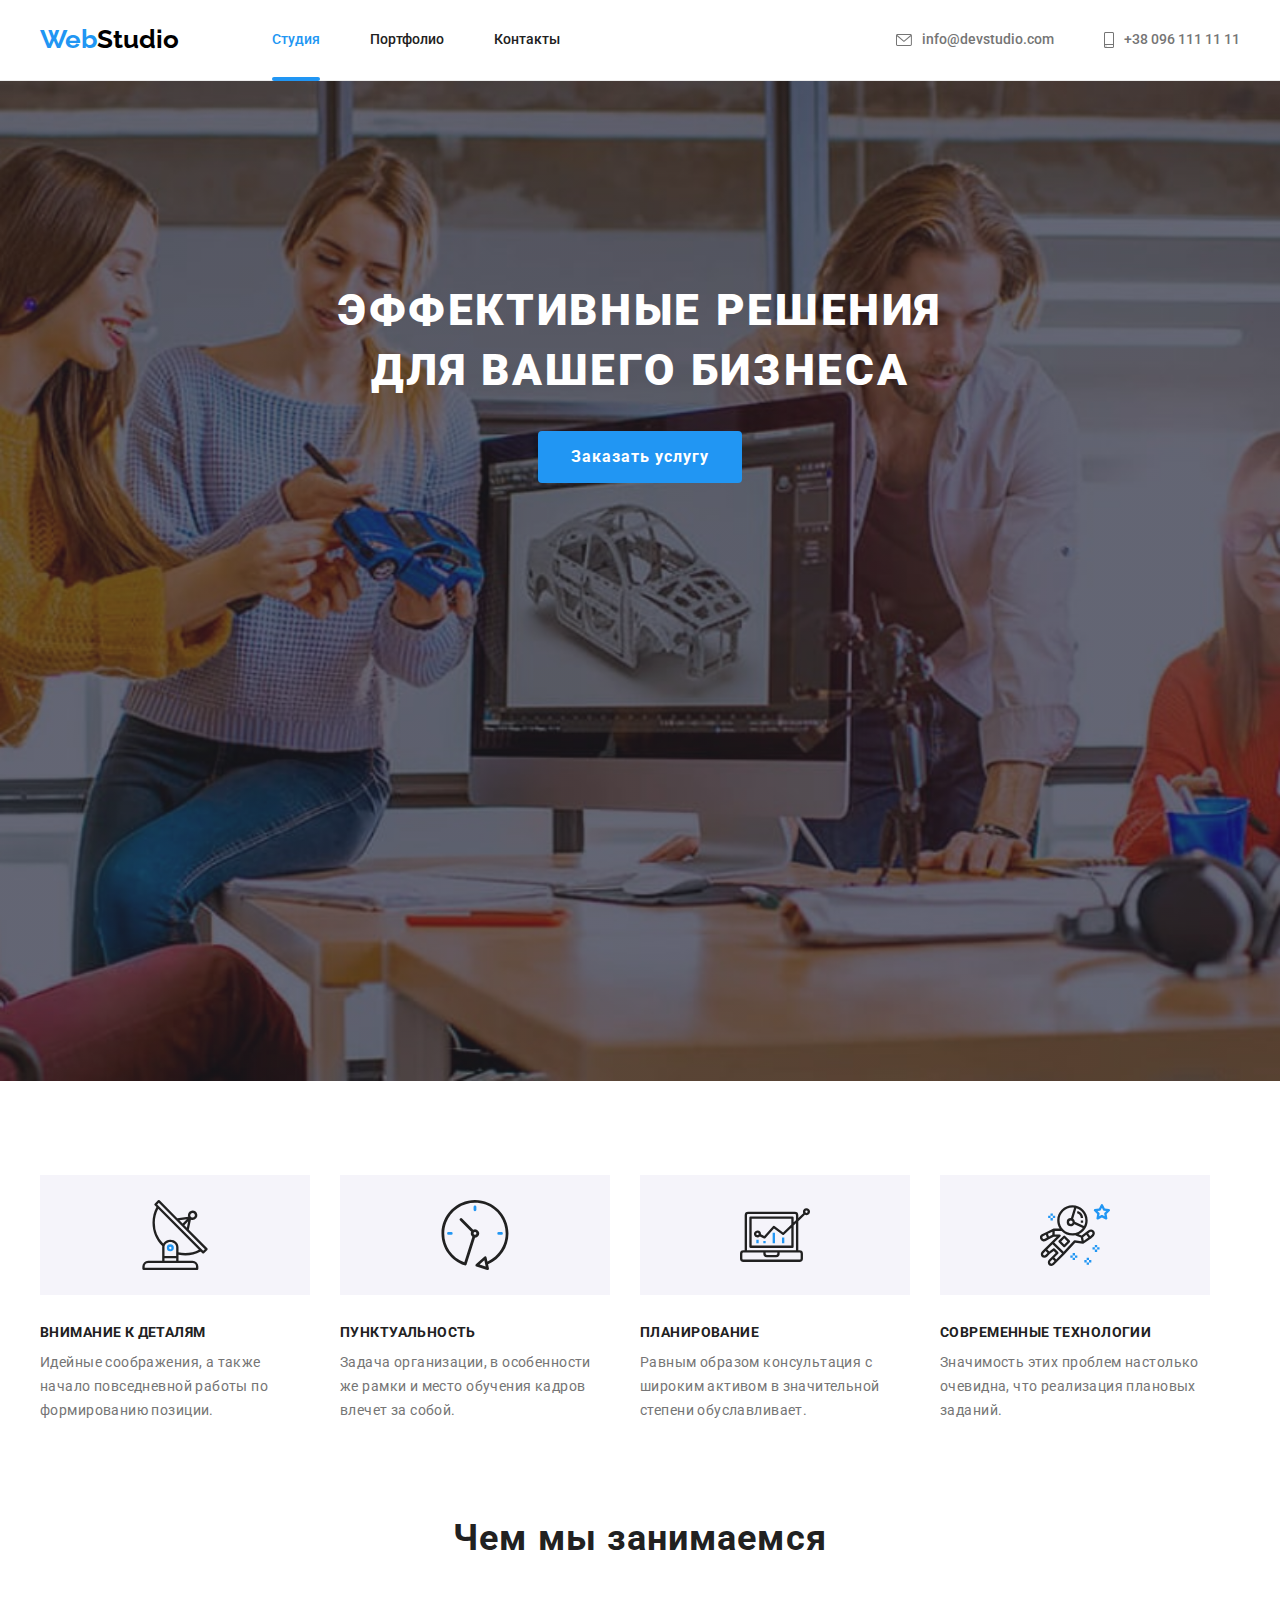
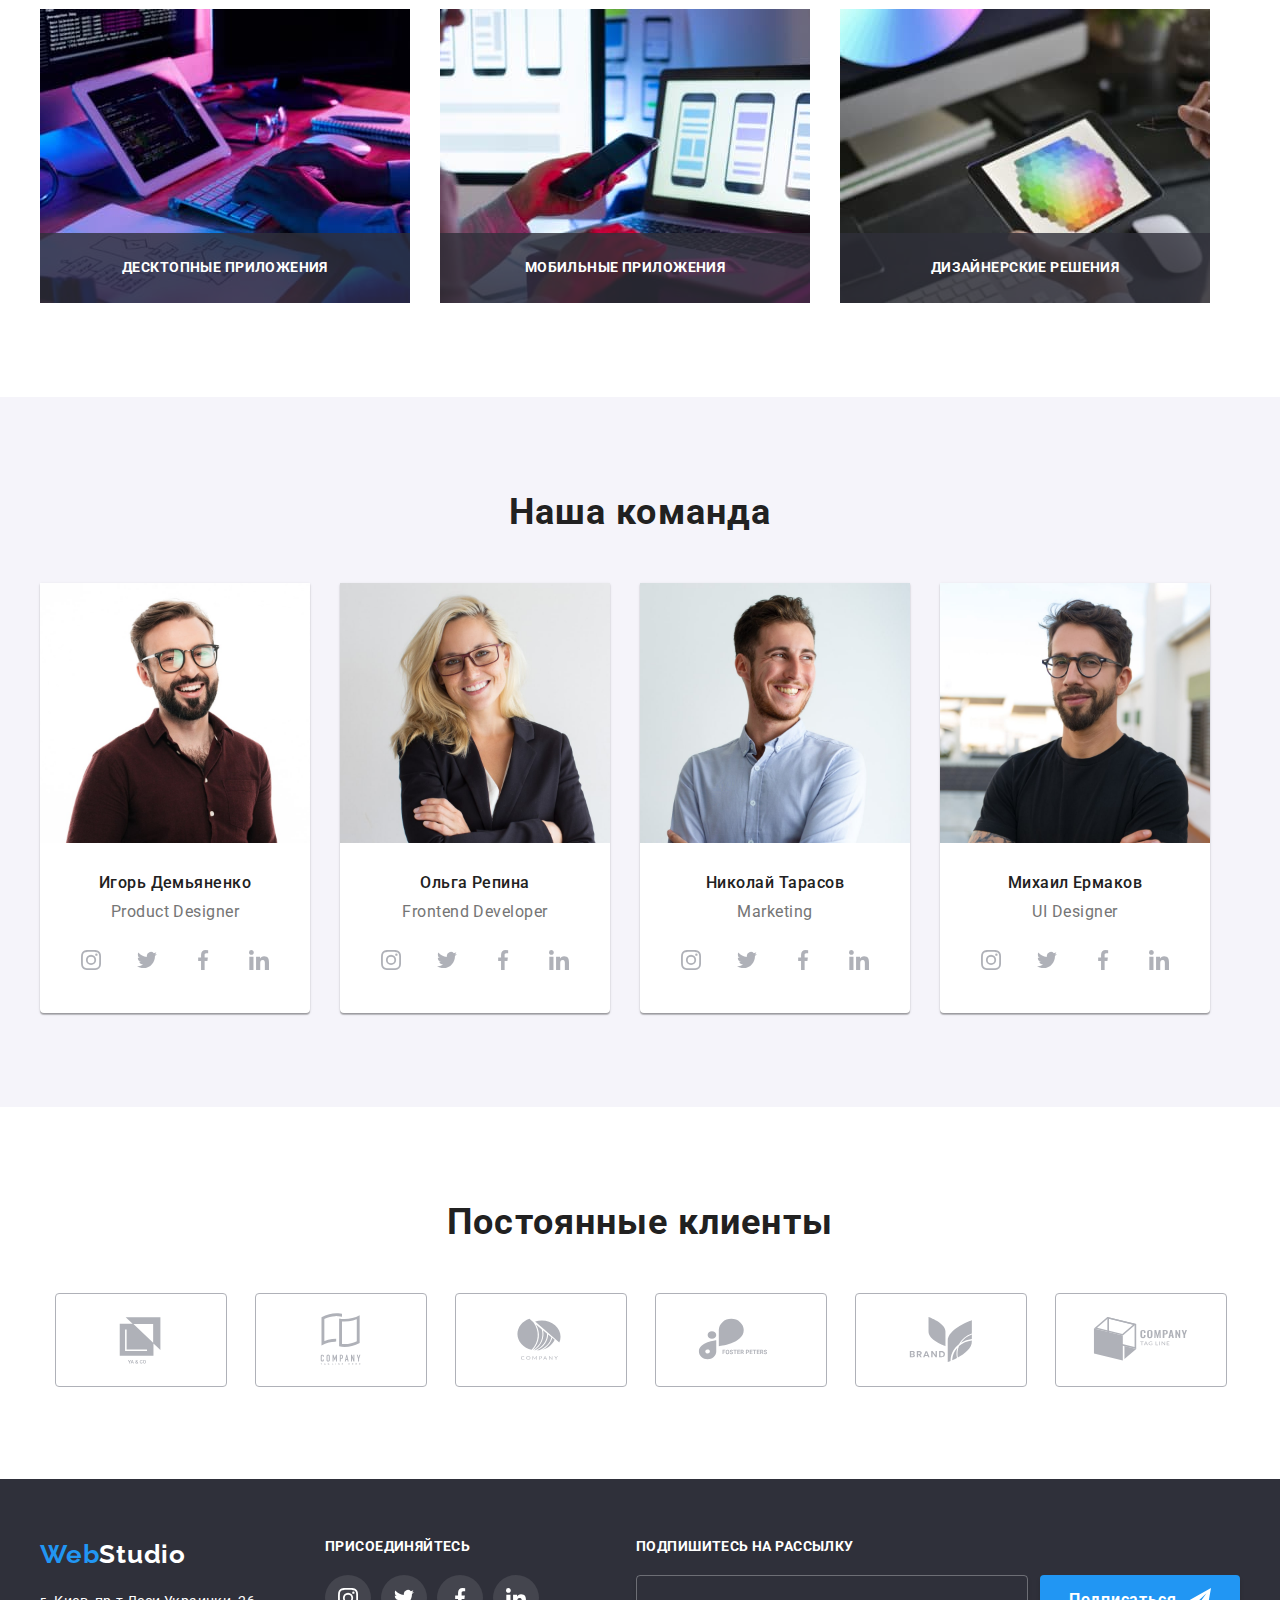
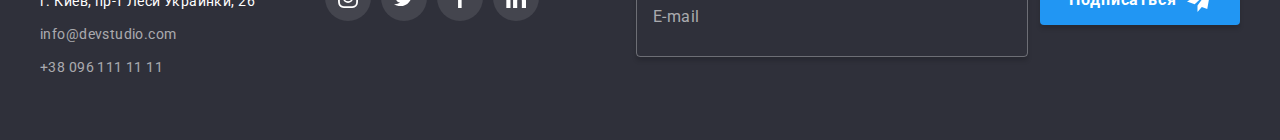
<file: index.html>
<!DOCTYPE html>
<html lang="ru">
  <head>
    <meta charset="UTF-8" />
    <meta name="viewport" content="width=device-width, initial-scale=1.0" />
    <title>Студия</title>
    <link rel="preconnect" href="https://fonts.googleapis.com" />
    <link rel="preconnect" href="https://fonts.gstatic.com" crossorigin />
    <link
      href="https://fonts.googleapis.com/css2?family=Raleway:wght@700&family=Roboto:wght@400;500;700;900&display=swap"
      rel="stylesheet"
    />
    <link
      rel="stylesheet"
      href="https://cdnjs.cloudflare.com/ajax/libs/modern-normalize/1.1.0/modern-normalize.min.css"
      integrity="sha512-wpPYUAdjBVSE4KJnH1VR1HeZfpl1ub8YT/NKx4PuQ5NmX2tKuGu6U/JRp5y+Y8XG2tV+wKQpNHVUX03MfMFn9Q=="
      crossorigin="anonymous"
      referrerpolicy="no-referrer"
    />
    <link rel="stylesheet" href="./css/styles.css" />
  </head>

  <body>
    <!-- Header -->
    <header class="header">
      <div class="container">
        <nav class="header-navigation">
          <a href="" class="logo"
            ><span class="logo-header-part">Web</span>Studio</a
          >
          <ul class="header-nav list">
            <li class="header-nav-item">
              <a href="./index.html" class="link current">Студия</a>
            </li>
            <li class="header-nav-item">
              <a href="./portfolio.html" class="link">Портфолио</a>
            </li>
            <li class="header-nav-item">
              <a href="" class="link">Контакты</a>
            </li>
          </ul>
        </nav>
        <ul class="contacts list">
          <li class="contacts-item">
            <a href="mailto:info@devstudio.com" class="link"
              ><svg class="contacts-icon" width="16" height="12">
                <use href="./images/icons.svg#icon-envelope"></use></svg
              >info@devstudio.com</a
            >
          </li>
          <li class="contacts-item">
            <a href="tel:+380961111111" class="link">
              <svg class="contacts-icon" width="10" height="16">
                <use href="./images/icons.svg#icon-smartphone"></use>
              </svg>
              +38 096 111 11 11</a
            >
          </li>
        </ul>
      </div>
    </header>
    <main>
      <!-- Section Эффективные решения для вашего бизнеса -->
      <section class="hero overlay">
        <div class="container">
          <h1 class="hero-title">Эффективные решения для вашего бизнеса</h1>
          <button type="button" class="hero-btn" data-modal-open>
            Заказать услугу
          </button>
        </div>
      </section>
      <!-- Section Преимущества -->
      <section class="features section">
        <div class="container">
          <!-- прихований заголовок -->
          <h2 class="features-title visually-hidden">Преимущества</h2>
          <ul class="features-list list">
            <li class="features-list-item">
              <div class="features-thumb">
                <svg class="features-icon" width="70" height="70">
                  <use href="./images/icons.svg#icon-antenna"></use>
                </svg>
              </div>
              <h3 class="features-list-title">Внимание к деталям</h3>
              <p class="feature-list-text">
                Идейные соображения, а также начало повседневной работы по
                формированию позиции.
              </p>
            </li>
            <li class="features-list-item">
              <div class="features-thumb">
                <svg class="features-icon" width="70" height="70">
                  <use href="./images/icons.svg#icon-clock"></use>
                </svg>
              </div>
              <h3 class="features-list-title">Пунктуальность</h3>
              <p class="feature-list-text">
                Задача организации, в особенности же рамки и место обучения
                кадров влечет за собой.
              </p>
            </li>
            <li class="features-list-item">
              <div class="features-thumb">
                <svg class="features-icon" width="70" height="70">
                  <use href="./images/icons.svg#icon-diagram"></use>
                </svg>
              </div>
              <h3 class="features-list-title">Планирование</h3>
              <p class="feature-list-text">
                Равным образом консультация с широким активом в значительной
                степени обуславливает.
              </p>
            </li>
            <li class="features-list-item">
              <div class="features-thumb">
                <svg class="features-icon" width="70" height="70">
                  <use href="./images/icons.svg#icon-astronaut"></use>
                </svg>
              </div>

              <h3 class="features-list-title">Современные технологии</h3>
              <p class="feature-list-text">
                Значимость этих проблем настолько очевидна, что реализация
                плановых заданий.
              </p>
            </li>
          </ul>
        </div>
      </section>
      <!-- Section Чем мы занимаемся -->
      <section class="about section">
        <div class="container">
          <h2 class="about-title">Чем мы занимаемся</h2>
          <ul class="about-list list">
            <li class="item">
              <img
                src="./images/about-img-1.jpg"
                alt="Розробка програмного забезпечення"
                width="370"
                height="294"
              />
              <h3 class="about-item-title">Десктопные приложения</h3>
            </li>
            <li class="item">
              <img
                src="./images/about-img-2.jpg"
                alt="Підготовка мобільного додатку"
                width="370"
                height="294"
              />
              <h3 class="about-item-title">Мобильные приложения</h3>
            </li>
            <li class="item">
              <img
                src="./images/about-img-3.jpg"
                alt="Робота з палітрою кольорів"
                width="370"
                height="294"
              />
              <h3 class="about-item-title">Дизайнерские решения</h3>
            </li>
          </ul>
        </div>
      </section>
      <!-- Section Наша команда -->
      <section class="team section">
        <div class="container">
          <h2 class="team-title">Наша команда</h2>
          <ul class="team-list list">
            <li class="item">
              <img
                src="./images/team-img-1.jpg"
                alt="Дизайнер"
                width="270"
                height="260"
              />
              <div class="team-text-part">
                <h3 class="team-list-title">Игорь Демьяненко</h3>
                <p lang="en" class="team-list-text">Product Designer</p>
                <ul class="team-social-list list">
                  <li class="team-social-item">
                    <a class="team-social-link" href="">
                      <svg class="team-social-icon" width="20" height="20">
                        <use href="./images/icons.svg#icon-instagram"></use>
                      </svg>
                    </a>
                  </li>
                  <li class="team-social-item">
                    <a class="team-social-link" href="">
                      <svg class="team-social-icon" width="20" height="20">
                        <use href="./images/icons.svg#icon-twitter"></use>
                      </svg>
                    </a>
                  </li>
                  <li class="team-social-item">
                    <a class="team-social-link" href="">
                      <svg class="team-social-icon" width="20" height="20">
                        <use href="./images/icons.svg#icon-facebook"></use>
                      </svg>
                    </a>
                  </li>
                  <li class="team-social-item">
                    <a class="team-social-link" href="">
                      <svg class="team-social-icon" width="20" height="20">
                        <use href="./images/icons.svg#icon-linkedin"></use>
                      </svg>
                    </a>
                  </li>
                </ul>
              </div>
            </li>
            <li class="item">
              <img
                src="./images/team-img-2.jpg"
                alt="Розробник"
                width="270"
                height="260"
              />
              <div class="team-text-part">
                <h3 class="team-list-title">Ольга Репина</h3>
                <p lang="en" class="team-list-text">Frontend Developer</p>
                <ul class="team-social-list list">
                  <li class="team-social-item">
                    <a class="team-social-link" href="">
                      <svg class="team-social-icon" width="20" height="20">
                        <use href="./images/icons.svg#icon-instagram"></use>
                      </svg>
                    </a>
                  </li>
                  <li class="team-social-item">
                    <a class="team-social-link" href="">
                      <svg class="team-social-icon" width="20" height="20">
                        <use href="./images/icons.svg#icon-twitter"></use>
                      </svg>
                    </a>
                  </li>
                  <li class="team-social-item">
                    <a class="team-social-link" href="">
                      <svg class="team-social-icon" width="20" height="20">
                        <use href="./images/icons.svg#icon-facebook"></use>
                      </svg>
                    </a>
                  </li>
                  <li class="team-social-item">
                    <a class="team-social-link" href="">
                      <svg class="team-social-icon" width="20" height="20">
                        <use href="./images/icons.svg#icon-linkedin"></use>
                      </svg>
                    </a>
                  </li>
                </ul>
              </div>
            </li>
            <li class="item">
              <img
                src="./images/team-img-3.jpg"
                alt="Маркетолог"
                width="270"
                height="260"
              />
              <div class="team-text-part">
                <h3 class="team-list-title">Николай Тарасов</h3>
                <p lang="en" class="team-list-text">Marketing</p>
                <ul class="team-social-list list">
                  <li class="team-social-item">
                    <a class="team-social-link" href="">
                      <svg class="team-social-icon" width="20" height="20">
                        <use href="./images/icons.svg#icon-instagram"></use>
                      </svg>
                    </a>
                  </li>
                  <li class="team-social-item">
                    <a class="team-social-link" href="">
                      <svg class="team-social-icon" width="20" height="20">
                        <use href="./images/icons.svg#icon-twitter"></use>
                      </svg>
                    </a>
                  </li>
                  <li class="team-social-item">
                    <a class="team-social-link" href="">
                      <svg class="team-social-icon" width="20" height="20">
                        <use href="./images/icons.svg#icon-facebook"></use>
                      </svg>
                    </a>
                  </li>
                  <li class="team-social-item">
                    <a class="team-social-link" href="">
                      <svg class="team-social-icon" width="20" height="20">
                        <use href="./images/icons.svg#icon-linkedin"></use>
                      </svg>
                    </a>
                  </li>
                </ul>
              </div>
            </li>
            <li class="item">
              <img
                src="./images/team-img-4.jpg"
                alt="Дизайнер"
                width="270"
                height="260"
              />
              <div class="team-text-part">
                <h3 class="team-list-title">Михаил Ермаков</h3>
                <p lang="en" class="team-list-text">UI Designer</p>
                <ul class="team-social-list list">
                  <li class="team-social-item">
                    <a class="team-social-link" href="">
                      <svg class="team-social-icon" width="20" height="20">
                        <use href="./images/icons.svg#icon-instagram"></use>
                      </svg>
                    </a>
                  </li>
                  <li class="team-social-item">
                    <a class="team-social-link" href="">
                      <svg class="team-social-icon" width="20" height="20">
                        <use href="./images/icons.svg#icon-twitter"></use>
                      </svg>
                    </a>
                  </li>
                  <li class="team-social-item">
                    <a class="team-social-link" href="">
                      <svg class="team-social-icon" width="20" height="20">
                        <use href="./images/icons.svg#icon-facebook"></use>
                      </svg>
                    </a>
                  </li>
                  <li class="team-social-item">
                    <a class="team-social-link" href="">
                      <svg class="team-social-icon" width="20" height="20">
                        <use href="./images/icons.svg#icon-linkedin"></use>
                      </svg>
                    </a>
                  </li>
                </ul>
              </div>
            </li>
          </ul>
        </div>
      </section>
      <section class="clients section">
        <div class="container">
          <h2 class="clients-title">Постоянные клиенты</h2>
          <ul class="clients-list list">
            <li class="clients-item">
              <a class="clients-link" href="">
                <svg class="clients-icon" width="106" height="60">
                  <use href="./images/icons.svg#icon-Client-1"></use>
                </svg>
              </a>
            </li>
            <li class="clients-item">
              <a class="clients-link" href="">
                <svg class="clients-icon" width="106" height="60">
                  <use href="./images/icons.svg#icon-Client-2"></use>
                </svg>
              </a>
            </li>
            <li class="clients-item">
              <a class="clients-link" href="">
                <svg class="clients-icon" width="106" height="60">
                  <use href="./images/icons.svg#icon-Client-3"></use>
                </svg>
              </a>
            </li>
            <li class="clients-item">
              <a class="clients-link" href="">
                <svg class="clients-icon" width="106" height="60">
                  <use href="./images/icons.svg#icon-Client-4"></use>
                </svg>
              </a>
            </li>
            <li class="clients-item">
              <a class="clients-link" href="">
                <svg class="clients-icon" width="106" height="60">
                  <use href="./images/icons.svg#icon-Client-5"></use>
                </svg>
              </a>
            </li>
            <li class="clients-item">
              <a class="clients-link" href="">
                <svg class="clients-icon" width="106" height="60">
                  <use href="./images/icons.svg#icon-Client-6"></use>
                </svg>
              </a>
            </li>
          </ul>
        </div>
      </section>
    </main>
    <footer class="footer">
      <div class="container">
        <div class="footer-first-part">
          <a href="./index.html" class="footer-logo" lang="en"
            ><span class="logo-footer-part">Web</span>Studio</a
          >
          <address>
            <ul class="footer-list list">
              <li class="item">
                <a
                  href="https://goo.gl/maps/3tdsHGGzz4T1NZrAA"
                  target="_blank"
                  rel="noopener noreferrer"
                  class="footer-list-address"
                  >г. Киев, пр-т Леси Украинки, 26</a
                >
              </li>
              <li class="item">
                <a href="mailto:info@devstudio.com" class="footer-list-contacts"
                  >info@devstudio.com</a
                >
              </li>
              <li class="item">
                <a href="tel:+380961111111" class="footer-list-contacts"
                  >+38 096 111 11 11</a
                >
              </li>
            </ul>
          </address>
        </div>
        <div class="footer-second-part">
          <h2 class="footer-title">присоединяйтесь</h2>
          <ul class="footer-social-list list">
            <li class="footer-social-item">
              <a class="footer-social-link" href="">
                <svg class="footer-social-icon" width="20" height="20">
                  <use href="./images/icons.svg#icon-instagram"></use>
                </svg>
              </a>
            </li>
            <li class="footer-social-item">
              <a class="footer-social-link" href="">
                <svg class="footer-social-icon" width="20" height="20">
                  <use href="./images/icons.svg#icon-twitter"></use>
                </svg>
              </a>
            </li>
            <li class="footer-social-item">
              <a class="footer-social-link" href="">
                <svg class="footer-social-icon" width="20" height="20">
                  <use href="./images/icons.svg#icon-facebook"></use>
                </svg>
              </a>
            </li>
            <li class="footer-social-item">
              <a class="footer-social-link" href="">
                <svg class="footer-social-icon" width="20" height="20">
                  <use href="./images/icons.svg#icon-linkedin"></use>
                </svg>
              </a>
            </li>
          </ul>
        </div>
        <div class="footer-third-part">
          <h2 class="footer-title">Подпишитесь на рассылку</h2>
          <div class="footer-form">
            <input
              class="footer-input"
              placeholder="E-mail"
              name="user-email"
              type="email"
              id="footer-user-email"
            />
            <label for="footer-user-email"></label>
            <button class="mailing-btn" type="submit">Подписаться</button>
          </div>
        </div>
      </div>
    </footer>

    <div class="backdrop is-hidden" data-modal>
      <div class="hero-modal">
        <button class="modal-btn" type="button" data-modal-close>
          <svg class="modal-icon" width="18" height="18">
            <use href="./images/icons.svg#icon-close-btn"></use>
          </svg>
        </button>
        <p class="modal-title">Оставьте свои данные, мы вам перезвоним</p>
        <form class="modal-form" name="user-date" action="#">
          <div class="form-field">
            <label for="user-name" class="modal-label">Имя</label>
            <div class="input-wrap">
              <input
                type="text"
                name="user-name"
                id="user-name"
                class="modal-input"
                required
              />
              <svg class="input-image" width="18" height="18">
                <use href="./images/icons.svg#icon-person"></use>
              </svg>
            </div>
          </div>
          <div class="form-field">
            <label for="user-tel" class="modal-label">Телефон</label>
            <div class="input-wrap">
              <input
                type="tel"
                name="user-tel"
                id="user-tel"
                class="modal-input"
                required
              />
              <svg class="input-image" width="18" height="18">
                <use href="./images/icons.svg#icon-phone1"></use>
              </svg>
            </div>
          </div>

          <div class="form-field">
            <label for="user-email" class="modal-label">Почта</label>
            <div class="input-wrap">
              <input
                type="email"
                name="user-email"
                id="user-email"
                class="modal-input"
              />
              <svg class="input-image" width="18" height="18">
                <use href="./images/icons.svg#icon-email1"></use>
              </svg>
            </div>
          </div>
          <div class="form-field">
            <label for="user-text" class="modal-label">Комментарий</label>
            <textarea
              name="user-text"
              id="user-text"
              class="modal-text"
              placeholder="Введите текст"
            ></textarea>
          </div>
          <div class="form-field-privacy">
            <input
              type="checkbox"
              id="modal-check"
              name="privacy-check"
              class="modal-check visually-hidden"
            />
            <label for="modal-check" class="privacy-text"
              ><span class="">
                <svg class="check-icon" width="16" height="15">
                  <use href="./images/icons.svg#icon-vector"></use>
                </svg>
              </span>
              Соглашаюсь с рассылкой и принимаю
              <a class="privacy-file" href=""> Условия договора</a>
            </label>
          </div>

          <button type="submit" class="submit-btn">Отправить</button>
        </form>
      </div>
    </div>

    <script src="./js/modal.js"></script>
  </body>
</html>
</file>
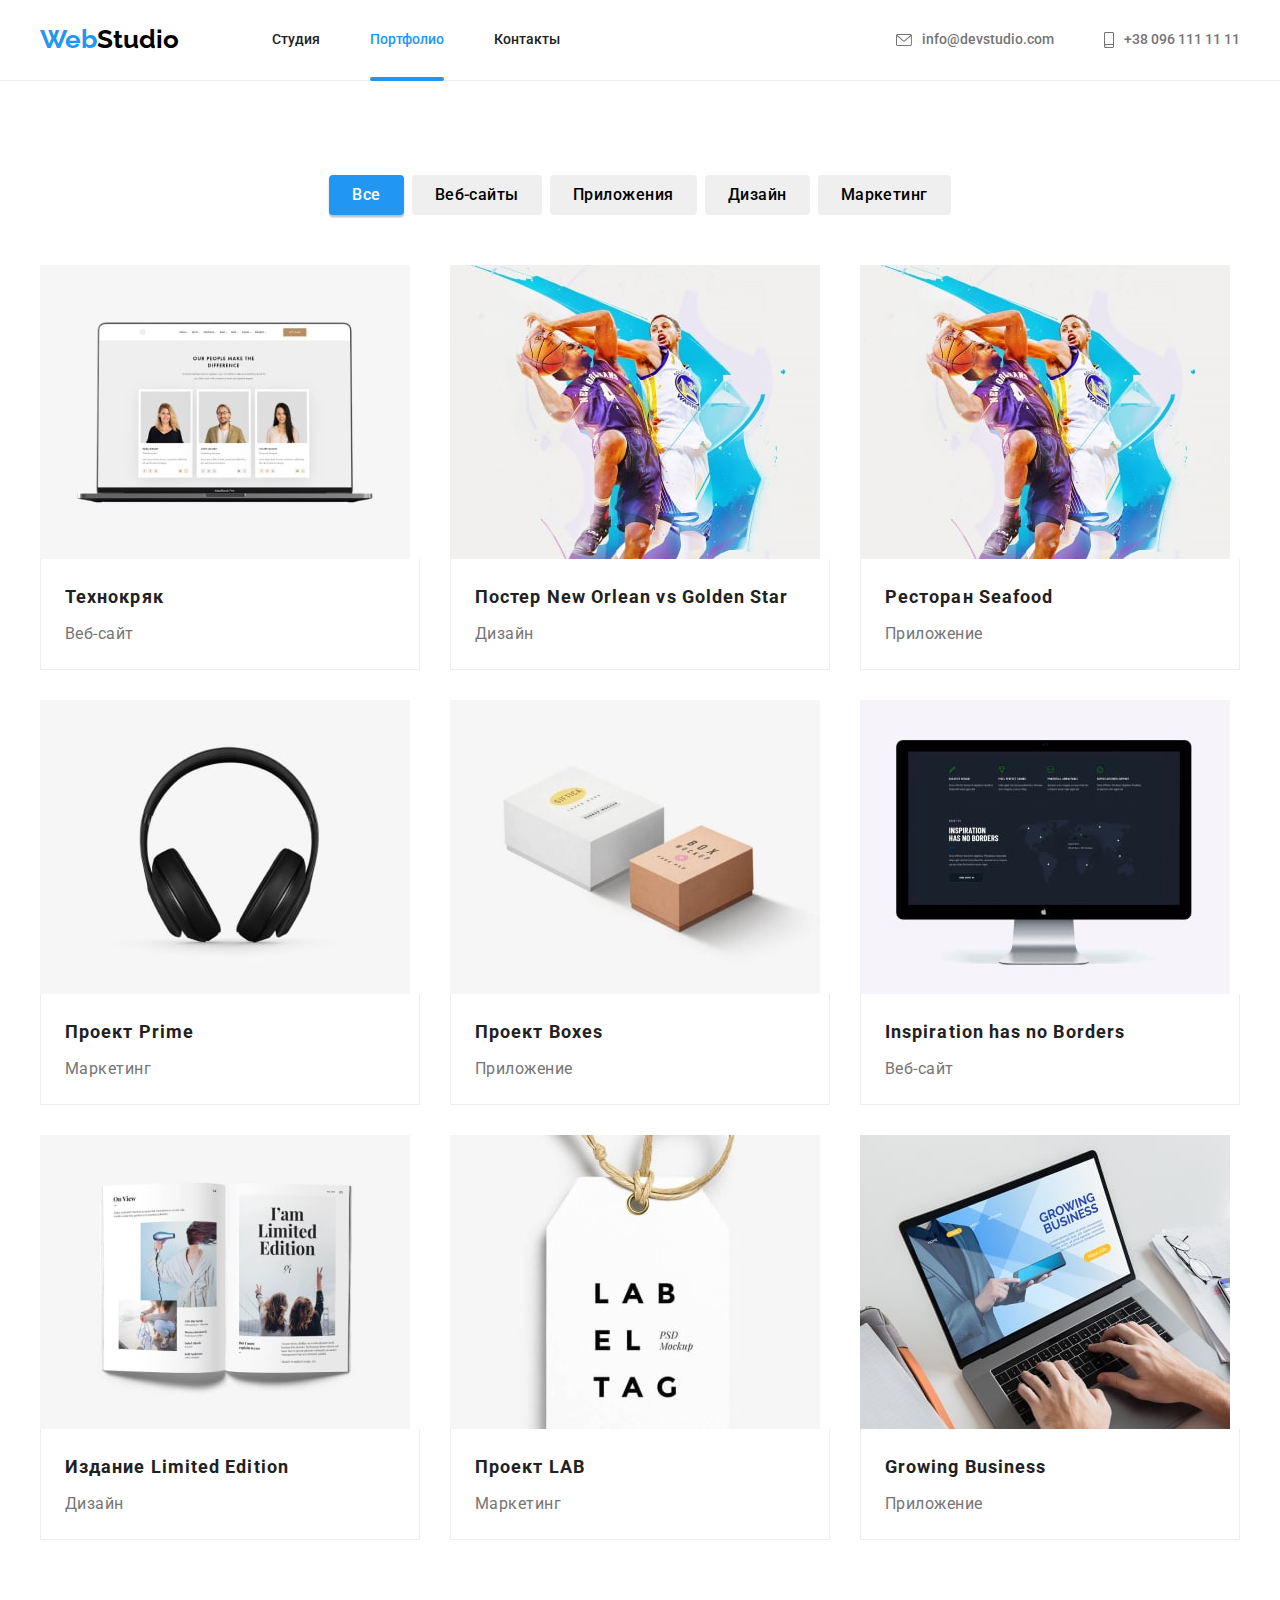
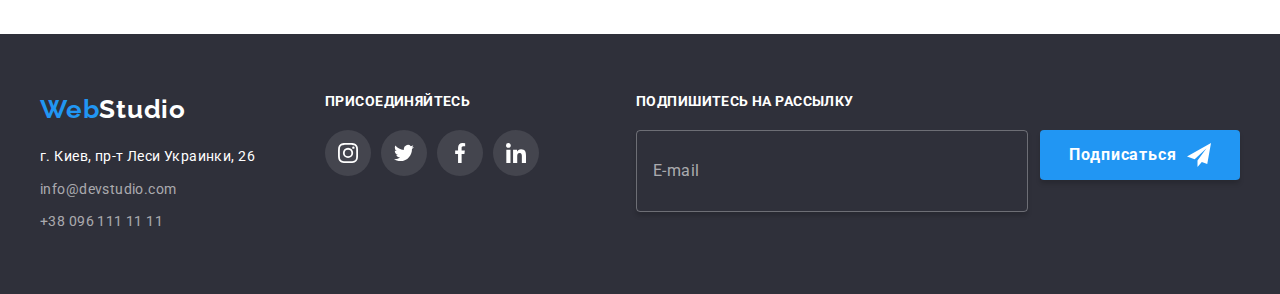
<file: portfolio.html>
<!DOCTYPE html>
<html lang="ru">
  <head>
    <meta charset="UTF-8" />
    <meta http-equiv="X-UA-Compatible" content="IE=edge" />
    <meta name="viewport" content="width=device-width, initial-scale=1.0" />
    <title>Portfolio</title>
    <link rel="preconnect" href="https://fonts.googleapis.com" />
    <link rel="preconnect" href="https://fonts.gstatic.com" crossorigin />
    <link
      href="https://fonts.googleapis.com/css2?family=Raleway:wght@700&family=Roboto:wght@400;500;700;900&display=swap"
      rel="stylesheet"
    />
    <link
      rel="stylesheet"
      href="https://cdnjs.cloudflare.com/ajax/libs/modern-normalize/1.1.0/modern-normalize.min.css"
      integrity="sha512-wpPYUAdjBVSE4KJnH1VR1HeZfpl1ub8YT/NKx4PuQ5NmX2tKuGu6U/JRp5y+Y8XG2tV+wKQpNHVUX03MfMFn9Q=="
      crossorigin="anonymous"
      referrerpolicy="no-referrer"
    />
    <link rel="stylesheet" href="./css/styles.css" />
  </head>

  <body>
    <!-- Header -->
    <header class="header">
      <div class="container">
        <nav class="header-navigation">
          <a href="" class="logo"
            ><span class="logo-header-part">Web</span>Studio</a
          >
          <ul class="header-nav list">
            <li class="header-nav-item">
              <a href="./index.html" class="link">Студия</a>
            </li>
            <li class="header-nav-item">
              <a href="./portfolio.html" class="link current">Портфолио</a>
            </li>
            <li class="header-nav-item">
              <a href="" class="link">Контакты</a>
            </li>
          </ul>
        </nav>
        <ul class="contacts list">
          <li class="contacts-item">
            <a href="mailto:info@devstudio.com" class="link"
              ><svg class="contacts-icon" width="16" height="12">
                <use href="./images/icons.svg#icon-envelope"></use></svg
              >info@devstudio.com</a
            >
          </li>
          <li class="contacts-item">
            <a href="tel:+380961111111" class="link">
              <svg class="contacts-icon" width="10" height="16">
                <use href="./images/icons.svg#icon-smartphone"></use>
              </svg>
              +38 096 111 11 11</a
            >
          </li>
        </ul>
      </div>
    </header>

    <main>
      <section class="section gallery">
        <div class="container">
          <!-- прихований заголовок -->
          <h1 class="visually-hidden">Портфолио</h1>
          <ul class="gallery-btn list">
            <li class="item">
              <button type="button" class="list-btn current-btn">Все</button>
            </li>
            <li class="item">
              <button type="button" class="list-btn">Веб-сайты</button>
            </li>
            <li class="item">
              <button type="button" class="list-btn">Приложения</button>
            </li>
            <li class="item">
              <button type="button" class="list-btn">Дизайн</button>
            </li>
            <li class="item">
              <button type="button" class="list-btn">Маркетинг</button>
            </li>
          </ul>
          <ul class="portfolio list">
            <li class="portfolio-items">
              <a href="" class="portfolio-cards">
                <div class="card-thumb">
                  <img
                    src="./images/portf-img-1.jpg"
                    alt="екран ноутбука"
                    width="370"
                    height="294"
                  />
                  <p class="card-description">
                    Ресурс предлагает комплексные предложения с разным уровнем
                    функционала и сервисов. Все это позволит посетителю получить
                    исчерпывающие сведения о компании или частном лице.
                  </p>
                </div>
                <div class="portfolio-text-part">
                  <h2 class="portfolio-subtitle">Технокряк</h2>
                  <p class="portfolio-text">Веб-сайт</p>
                </div>
              </a>
            </li>
            <li class="portfolio-items">
              <a href="" class="portfolio-cards">
                <div class="card-thumb">
                  <img
                    src="./images/portf-img-2.jpg"
                    alt="два баскетбольні гравці"
                    width="370"
                    height="294"
                  />
                  <p class="card-description">
                    Ресурс предлагает комплексные предложения с разным уровнем
                    функционала и сервисов. Все это позволит посетителю получить
                    исчерпывающие сведения о компании или частном лице.
                  </p>
                </div>
                <div class="portfolio-text-part">
                  <h2 class="portfolio-subtitle">
                    Постер New Orlean vs Golden Star
                  </h2>
                  <p class="portfolio-text">Дизайн</p>
                </div>
              </a>
            </li>
            <li class="portfolio-items">
              <a href="" class="portfolio-cards">
                <div class="card-thumb">
                  <img
                    src="./images/portf-img-2.jpg"
                    alt="два баскетбольні гравці"
                    width="370"
                    height="294"
                  />
                  <p class="card-description">
                    Ресурс предлагает комплексные предложения с разным уровнем
                    функционала и сервисов. Все это позволит посетителю получить
                    исчерпывающие сведения о компании или частном лице.
                  </p>
                </div>
                <div class="portfolio-text-part">
                  <h2 class="portfolio-subtitle">Ресторан Seafood</h2>
                  <p class="portfolio-text">Приложение</p>
                </div>
              </a>
            </li>
            <li class="portfolio-items">
              <a href="" class="portfolio-cards">
                <div class="card-thumb">
                  <img
                    src="./images/portf-img-4.jpg"
                    alt="наушники"
                    width="370"
                    height="294"
                  />
                </div>
                <div class="portfolio-text-part">
                  <h2 class="portfolio-subtitle">Проект Prime</h2>
                  <p class="portfolio-text">Маркетинг</p>
                </div>
              </a>
            </li>
            <li class="portfolio-items">
              <a href="" class="portfolio-cards">
                <div class="card-thumb">
                  <img
                    src="./images/portf-img-5.jpg"
                    alt="дві коробки"
                    width="370"
                    height="294"
                  />
                  <p class="card-description">
                    Ресурс предлагает комплексные предложения с разным уровнем
                    функционала и сервисов. Все это позволит посетителю получить
                    исчерпывающие сведения о компании или частном лице.
                  </p>
                </div>
                <div class="portfolio-text-part">
                  <h2 class="portfolio-subtitle">Проект Boxes</h2>
                  <p class="portfolio-text">Приложение</p>
                </div>
              </a>
            </li>
            <li class="portfolio-items">
              <a href="" class="portfolio-cards">
                <div class="card-thumb">
                  <img
                    src="./images/portf-img-6.jpg"
                    alt="монітор"
                    width="370"
                    height="294"
                  />
                  <p class="card-description">
                    Ресурс предлагает комплексные предложения с разным уровнем
                    функционала и сервисов. Все это позволит посетителю получить
                    исчерпывающие сведения о компании или частном лице.
                  </p>
                </div>
                <div class="portfolio-text-part">
                  <h2 lang="en" class="portfolio-subtitle">
                    Inspiration has no Borders
                  </h2>
                  <p class="portfolio-text">Веб-сайт</p>
                </div>
              </a>
            </li>
            <li class="portfolio-items">
              <a href="" class="portfolio-cards">
                <div class="card-thumb">
                  <img
                    src="./images/portf-img-7.jpg"
                    alt="розгорнута книга"
                    width="370"
                    height="294"
                  />
                  <p class="card-description">
                    Ресурс предлагает комплексные предложения с разным уровнем
                    функционала и сервисов. Все это позволит посетителю получить
                    исчерпывающие сведения о компании или частном лице.
                  </p>
                </div>
                <div class="portfolio-text-part">
                  <h2 class="portfolio-subtitle">Издание Limited Edition</h2>
                  <p class="portfolio-text">Дизайн</p>
                </div>
              </a>
            </li>
            <li class="portfolio-items">
              <a href="" class="portfolio-cards">
                <div class="card-thumb">
                  <img
                    src="./images/portf-img-8.jpg"
                    alt="бірка"
                    width="370"
                    height="294"
                  />
                  <p class="card-description">
                    Ресурс предлагает комплексные предложения с разным уровнем
                    функционала и сервисов. Все это позволит посетителю получить
                    исчерпывающие сведения о компании или частном лице.
                  </p>
                </div>
                <div class="portfolio-text-part">
                  <h2 class="portfolio-subtitle">Проект LAB</h2>
                  <p class="portfolio-text">Маркетинг</p>
                </div>
              </a>
            </li>
            <li class="portfolio-items">
              <a href="" class="portfolio-cards">
                <div class="card-thumb">
                  <img
                    src="./images/portf-img-9.jpg"
                    alt="екран ноутбука"
                    width="370"
                    height="294"
                  />
                  <p class="card-description">
                    Ресурс предлагает комплексные предложения с разным уровнем
                    функционала и сервисов. Все это позволит посетителю получить
                    исчерпывающие сведения о компании или частном лице.
                  </p>
                </div>
                <div class="portfolio-text-part">
                  <h2 lang="en" class="portfolio-subtitle">Growing Business</h2>
                  <p class="portfolio-text">Приложение</p>
                </div>
              </a>
            </li>
          </ul>
        </div>
      </section>
    </main>

    <footer class="footer">
      <div class="container">
        <div class="footer-first-part">
          <a href="./index.html" class="footer-logo" lang="en"
            ><span class="logo-footer-part">Web</span>Studio</a
          >
          <address>
            <ul class="footer-list list">
              <li class="item">
                <a
                  href="https://goo.gl/maps/3tdsHGGzz4T1NZrAA"
                  target="_blank"
                  rel="noopener noreferrer"
                  class="footer-list-address"
                  >г. Киев, пр-т Леси Украинки, 26</a
                >
              </li>
              <li class="item">
                <a href="mailto:info@devstudio.com" class="footer-list-contacts"
                  >info@devstudio.com</a
                >
              </li>
              <li class="item">
                <a href="tel:+380961111111" class="footer-list-contacts"
                  >+38 096 111 11 11</a
                >
              </li>
            </ul>
          </address>
        </div>
        <div class="footer-second-part">
          <h2 class="footer-title">присоединяйтесь</h2>
          <ul class="footer-social-list list">
            <li class="footer-social-item">
              <a class="footer-social-link" href="">
                <svg class="footer-social-icon" width="20" height="20">
                  <use href="./images/icons.svg#icon-instagram"></use>
                </svg>
              </a>
            </li>
            <li class="footer-social-item">
              <a class="footer-social-link" href="">
                <svg class="footer-social-icon" width="20" height="20">
                  <use href="./images/icons.svg#icon-twitter"></use>
                </svg>
              </a>
            </li>
            <li class="footer-social-item">
              <a class="footer-social-link" href="">
                <svg class="footer-social-icon" width="20" height="20">
                  <use href="./images/icons.svg#icon-facebook"></use>
                </svg>
              </a>
            </li>
            <li class="footer-social-item">
              <a class="footer-social-link" href="">
                <svg class="footer-social-icon" width="20" height="20">
                  <use href="./images/icons.svg#icon-linkedin"></use>
                </svg>
              </a>
            </li>
          </ul>
        </div>
        <div class="footer-third-part">
          <h2 class="footer-title">Подпишитесь на рассылку</h2>
          <div class="footer-form">
            <input
              class="footer-input"
              placeholder="E-mail"
              name="user-email"
              type="email"
            />
            <label for="footer-user-email"></label>
            <button class="mailing-btn" type="submit">Подписаться</button>
          </div>
        </div>
      </div>
    </footer>
  </body>
</html>
</file>
<file: css/styles.css>
/* колір основного тексту #212121 */
/* другорядний колір тексту #757575 */
/* колір Героя #FFFFFF */
/* акцент #2196F3 */
/* лого: одна част. акцент, інша #000000 */

/* основний колір bg #FFFFFF */
/* другорядний колір фону #F5F4FA */
/* колір Героя та Футеру #2F303A */

:root {
  --primary-text-color: #212121;
  --secondary-text-color: #757575;
  --accent-color: #2196f3;
  --hover-accent-color: #188ce8;
  --primary-bg-color: #ffffff;
  --secondary-bg-color: #f5f4fa;
  --footer-bg-color: #2f303a;
  --logo-color: #000000;
  --primary-icon-color: #afb1b8;

  --border-nav: #ececec;
  --border-cards: #eeeeee;

  --typical-gap: 30px;
}

p,
h1,
h2,
h3,
h4,
h5,
h6 {
  margin: 0;
}

ul,
ol {
  margin: 0;
  padding-left: 0;
}

.visually-hidden {
  position: absolute;
  white-space: nowrap;
  width: 1px;
  height: 1px;
  overflow: hidden;
  border: 0;
  padding: 0;
  clip: rect(0 0 0 0);
  clip-path: inset(50%);
  margin: -1px;
}

body {
  margin: 0;

  background-color: var(--primary-bg-color);
  color: var(--primary-text-color);
  font-family: Roboto, sans-serif;
}

.list {
  list-style: none;
}

a {
  text-decoration: none;
}

img {
  display: block;
  max-width: 100%;
}

.container {
  width: 1200px;
  padding-left: 15px;
  padding-right: 15px;
  margin: 0 auto;
  /* outline: 2px solid tomato; */
}

.section {
  padding-top: 94px;
  padding-bottom: 94px;
}

/* ----------------Logo----------------- */

.logo {
  margin-right: 93px;

  color: var(--logo-color);
  font-family: Raleway, sans-serif;
  font-weight: 700;
  font-size: 26px;
  line-height: 1.2;
}

.logo-header-part {
  color: var(--accent-color);
}

/* -----------навігація сайту------------ */

.header .container {
  display: flex;
  align-items: center;
}

.header {
  border-bottom: 1px solid;
  border-color: var(--border-nav);
}

.container .header-navigation {
  display: flex;
  align-items: center;
}

.header-nav {
  display: flex;
}

.header-nav .header-nav-item:not(:last-child) {
  margin-right: 50px;
}

.header-nav .link {
  display: block;
  padding-top: 32px;
  padding-bottom: 32px;

  transition: color 250ms cubic-bezier(0.4, 0, 0.2, 1);

  color: var(--primary-text-color);
  font-weight: 500;
  font-size: 14px;
  line-height: 1.14;
}

.header-nav .link:hover,
.header-nav .link:focus,
.contacts .link:hover,
.contacts .link:focus,
.link.current {
  transition: color 250ms cubic-bezier(0.4, 0, 0.2, 1);
  color: var(--accent-color);
}

.header-nav-item .link {
  position: relative;
}

.header-nav-item .link::after {
  content: "";
  display: block;
  position: absolute;
  bottom: 0;

  transform: scale(0);
  transition: transform 250ms cubic-bezier(0.4, 0, 0.2, 1),
    color 250ms cubic-bezier(0.4, 0, 0.2, 1);

  width: 100%;
  height: 4px;
  background-color: var(--accent-color);
  border-radius: 2px;
}

.header-nav-item .link:hover::after,
.header-nav-item .link:focus::after {
  bottom: -1px;

  transform: scale(1);
  transition: transform 250ms cubic-bezier(0.4, 0, 0.2, 1),
    color 250ms cubic-bezier(0.4, 0, 0.2, 1);
}

.header-nav-item .link.current::after {
  content: "";
  display: block;
  position: absolute;
  bottom: -1px;

  transform: scale(1);

  width: 100%;
  height: 4px;
  background-color: var(--accent-color);
  border-radius: 2px;
}

.contacts {
  display: flex;
  margin-left: auto;
}

.contacts .contacts-item + .contacts-item {
  margin-left: 50px;
}

.contacts .link {
  padding-top: 32px;
  padding-bottom: 32px;

  transition: color 250ms cubic-bezier(0.4, 0, 0.2, 1);

  color: var(--secondary-text-color);
  font-weight: 500;
  font-size: 14px;
  line-height: 1.14;
}

.contacts-item .link {
  display: flex;
  align-items: center;
}

.contacts-icon {
  margin-right: 10px;
  fill: currentColor;
}

/* -----------------Герой------------------- */

.hero {
  background-color: var(--footer-bg-color);
  padding-top: 200px;
  padding-bottom: 200px;
  text-align: center;
  text-transform: uppercase;
}

.overlay {
  margin-left: auto;
  margin-right: auto;
  max-width: 1600px;
  min-height: 600px;
  background-image: linear-gradient(
      rgba(47, 48, 58, 0.4),
      rgba(47, 48, 58, 0.4)
    ),
    url(../images/bg-img.jpg);
  background-repeat: no-repeat;
  background-size: cover;
  background-position: center;
}

.hero-title {
  max-width: 640px;
  margin-bottom: var(--typical-gap);
  margin-left: auto;
  margin-right: auto;

  color: var(--primary-bg-color);
  font-weight: 900;
  font-size: 44px;
  line-height: 1.36;
  text-align: center;
  letter-spacing: 0.06em;
}

.hero-btn {
  min-width: 200px;
  margin-left: auto;
  margin-right: auto;
  border-radius: 4px;
  border: 1px solid transparent;
  padding: 10px 32px;

  display: block;
  transition: background-color 250ms cubic-bezier(0.4, 0, 0.2, 1);

  font-family: inherit;
  background-color: var(--accent-color);
  color: var(--primary-bg-color);
  font-weight: 700;
  font-size: 16px;
  line-height: 1.87;
  letter-spacing: 0.06em;
  text-align: center;

  cursor: pointer;
}

.hero-btn:hover,
.hero-btn:focus {
  transition: background-color 250ms cubic-bezier(0.4, 0, 0.2, 1);

  background-color: var(--hover-accent-color);
  color: var(--primary-bg-color);
}

/* -------------------Features--------------- */

.features.section {
  padding-bottom: 0;
}

.container .features-list {
  display: flex;
  flex-wrap: wrap;
}

.features-list-item {
  width: 270px;
}

.features-thumb {
  height: 120px;
  background-color: var(--secondary-bg-color);
  display: flex;
  justify-content: center;
  align-items: center;
  margin-bottom: var(--typical-gap);
}

.features-list .features-list-item + .features-list-item {
  margin-left: var(--typical-gap);
}

.features-list-title {
  margin-bottom: 10px;

  font-size: 14px;
  line-height: 1.14;
  letter-spacing: 0.03em;
  text-transform: uppercase;
}

.feature-list-text {
  color: var(--secondary-text-color);
  font-weight: 400;
  font-size: 14px;
  line-height: 1.71;
  letter-spacing: 0.03em;
}

/* --------------------About------------------ */

.about-list {
  display: flex;
}

.about-list .item + .item {
  margin-left: var(--typical-gap);
}

.about-title,
.team-title,
.clients-title {
  margin-bottom: 50px;

  font-size: 36px;
  line-height: 1.17;
  text-align: center;
  letter-spacing: 0.03em;
}

.about-list .item {
  position: relative;
}

.about-item-title {
  position: absolute;
  width: 100%;
  bottom: 0;

  padding-top: 27px;
  padding-bottom: 27px;
  background-color: rgba(47, 48, 58, 0.8);

  font-family: Roboto, sans-serif;
  font-weight: 700;
  font-size: 14px;
  line-height: 1.14;
  text-align: center;
  letter-spacing: 0.03em;
  text-transform: uppercase;
  color: var(--primary-bg-color);
}

/* --------------------Team-------------------- */

.team {
  background-color: var(--secondary-bg-color);
}

.team-list {
  display: flex;
  /* flex-wrap: wrap; */
}

.team-list > .item {
  width: calc((100%-90px) / 4);
  margin-right: var(--typical-gap);
  background-color: var(--primary-bg-color);
  border-radius: 0px 0px 4px 4px;
  box-shadow: 0px 1px 3px rgba(0, 0, 0, 0.12), 0px 1px 1px rgba(0, 0, 0, 0.14),
    0px 2px 1px rgba(0, 0, 0, 0.2);
}

.team-list > .item:last-child {
  margin-right: 0;
}

.team-text-part {
  padding-bottom: var(--typical-gap);
  padding-top: var(--typical-gap);
}

.team-list-title {
  margin-bottom: 10px;

  font-weight: 500;
  font-size: 16px;
  line-height: 1.19;
  letter-spacing: 0.03em;
  text-align: center;
}

.team-list-text {
  color: var(--secondary-text-color);
  font-weight: 400;
  font-size: 16px;
  line-height: 1.19;
  letter-spacing: 0.03em;
  text-align: center;
  margin-bottom: 16px;
}

.team-social-list {
  display: flex;
  justify-content: center;
  align-items: center;
}

.team-social-item + .team-social-item {
  margin-left: 10px;
}

.team-social-link {
  display: flex;
  justify-content: center;
  align-items: center;
  width: 44px;
  height: 44px;
  border: 1px solid transparent;
  border-radius: 50%;
  color: var(--primary-icon-color);

  transition: color 250ms cubic-bezier(0.4, 0, 0.2, 1),
    background-color 250ms cubic-bezier(0.4, 0, 0.2, 1);
}

.team-social-icon {
  fill: currentColor;
}

.team-social-link:focus,
.team-social-link:hover {
  transition: color 250ms cubic-bezier(0.4, 0, 0.2, 1),
    background-color 250ms cubic-bezier(0.4, 0, 0.2, 1);

  background-color: var(--accent-color);
  color: var(--primary-bg-color);
}

/* --------------------Clients----------------- */

.container .clients-list {
  display: flex;
  justify-content: center;
}

.clients-item {
  width: 170px;
  height: 92px;
}

.clients-item + .clients-item {
  margin-left: var(--typical-gap);
}
.clients-link {
  display: flex;
  width: 100%;
  height: 100%;
  justify-content: center;
  align-items: center;
  color: var(--primary-icon-color);
  border: 1px solid var(--primary-icon-color);
  border-radius: 4px;

  transition: color 250ms cubic-bezier(0.4, 0, 0.2, 1),
    border-color 250ms cubic-bezier(0.4, 0, 0.2, 1);
}

.clients-item .clients-icon {
  fill: currentColor;
}

.clients-item .clients-link:hover,
.clients-item .clients-link:focus {
  transition: color 250ms cubic-bezier(0.4, 0, 0.2, 1),
    border-color 250ms cubic-bezier(0.4, 0, 0.2, 1);

  border-color: var(--accent-color);
  color: var(--accent-color);
}

/* --------------------Footer----------------- */

.footer {
  background-color: var(--footer-bg-color);
  padding-top: 60px;
  padding-bottom: 60px;
}

.footer .container {
  display: flex;
}

.footer-logo {
  margin-bottom: 20px;
  display: block;

  color: var(--primary-bg-color);
  font-family: Raleway, sans-serif;
  font-weight: 700;
  font-size: 26px;
  line-height: 1.19;
  letter-spacing: 0.03em;
}

.logo-footer-part {
  color: var(--accent-color);
}

.footer-list .item {
  margin-bottom: 9px;
}

.footer-list .item:last-child {
  margin-bottom: 0;
}

.footer-list-address {
  color: var(--primary-bg-color);
  font-style: normal;
  font-weight: 400;
  font-size: 14px;
  line-height: 1.71;
  letter-spacing: 0.03em;

  transition: color 250ms cubic-bezier(0.4, 0, 0.2, 1);
}

.footer-list-address:hover,
.footer-list-address:focus {
  color: var(--accent-color);

  transition: color 250ms cubic-bezier(0.4, 0, 0.2, 1);
}

.footer-list-contacts {
  color: rgba(255, 255, 255, 0.6);
  font-style: normal;
  font-weight: 400;
  font-size: 14px;
  line-height: 1.71;
  letter-spacing: 0.03em;

  transition: color 250ms cubic-bezier(0.4, 0, 0.2, 1);
}

.footer-list-contacts:hover,
.footer-list-contacts:focus {
  color: var(--accent-color);

  transition: color 250ms cubic-bezier(0.4, 0, 0.2, 1);
}

.footer-second-part {
  margin-left: 70px;
}

.footer-title {
  margin-bottom: 20px;

  font-family: Roboto, sans-serif;
  font-size: 14px;
  line-height: 1.14;
  letter-spacing: 0.03em;
  text-transform: uppercase;
  color: var(--primary-bg-color);
}

.footer-social-list {
  display: flex;
  justify-content: center;
  align-items: center;
}

.footer-social-item + .footer-social-item {
  margin-left: 10px;
}

.footer-social-link {
  display: flex;
  justify-content: center;
  align-items: center;
  width: 44px;
  height: 44px;
  border: 1px solid transparent;
  border-radius: 50%;
  background-color: rgba(255, 255, 255, 0.1);
  color: var(--primary-bg-color);

  transition: color 250ms cubic-bezier(0.4, 0, 0.2, 1),
    background-color 250ms cubic-bezier(0.4, 0, 0.2, 1);
}

.footer-social-icon {
  fill: currentColor;
}

.footer-social-link:focus,
.footer-social-link:hover {
  background-color: var(--accent-color);
  color: var(--primary-bg-color);

  transition: color 250ms cubic-bezier(0.4, 0, 0.2, 1),
    background-color 250ms cubic-bezier(0.4, 0, 0.2, 1);
}

.footer-third-part {
  margin-left: auto;
}

.footer-form {
  display: flex;
}

.footer-input {
  width: 358px;
  height: 50px;
  background-color: transparent;
  border: 1px solid rgba(255, 255, 255, 0.3);
  border-radius: 4px;
  box-shadow: 0px 4px 4px rgba(0, 0, 0, 0.15);
  padding: 15px 16px;
  margin-right: 12px;

  font-family: Roboto, sans-serif;
  font-weight: 400;
  font-size: 16px;
  line-height: 1.25;
  letter-spacing: 0.03em;
  color: var(--primary-bg-color);
}

.footer-input::placeholder {
  font-family: Roboto, sans-serif;
  font-weight: 400;
  font-size: 16px;
  line-height: 1.25;
  letter-spacing: 0.03em;
  color: rgba(255, 255, 255, 0.6);
}

.mailing-btn {
  min-width: 200px;
  height: 50px;
  padding-top: 10px;
  padding-bottom: 10px;
  display: flex;
  align-items: center;
  justify-content: center;

  transition: background-color 250ms cubic-bezier(0.4, 0, 0.2, 1);
  box-shadow: 0px 4px 4px rgba(0, 0, 0, 0.15);
  border-radius: 4px;
  border-color: transparent;
  background-color: var(--accent-color);
  cursor: pointer;

  font-family: Roboto, sans-serif;
  font-weight: 700;
  font-size: 16px;
  line-height: 1.88;
  letter-spacing: 0.06em;
  color: var(--primary-bg-color);
}

.mailing-btn:hover,
.mailing-btn:focus {
  background-color: var(--hover-accent-color);
  transition: background-color 250ms cubic-bezier(0.4, 0, 0.2, 1);
}

.mailing-btn::after {
  content: "";
  display: block;
  width: 24px;
  height: 24px;
  margin-left: 10px;
  background-image: url(../images/icon-send.svg);
}

/* --------------------Portfolio-------------------- */

.gallery-btn {
  display: flex;
  margin-bottom: 50px;
  justify-content: center;
}

.list-btn {
  border-radius: 4px;
  padding: 6px 22px;
  border: 1px solid transparent;

  font-family: inherit;
  font-weight: 500;
  font-size: 16px;
  line-height: 1.62;
  text-align: center;
  letter-spacing: 0.03em;

  cursor: pointer;

  transition: color 250ms cubic-bezier(0.4, 0, 0.2, 1),
    background-color 250ms cubic-bezier(0.4, 0, 0.2, 1),
    box-shadow 250ms cubic-bezier(0.4, 0, 0.2, 1);
}

.gallery-btn .item + .item {
  margin-left: 8px;
}

.list-btn:hover,
.list-btn:focus,
.current-btn {
  background-color: var(--accent-color);
  color: var(--primary-bg-color);
  box-shadow: 0px 3px 1px rgba(0, 0, 0, 0.1), 0px 1px 2px rgba(0, 0, 0, 0.08),
    0px 2px 2px rgba(0, 0, 0, 0.12);

  transition: color 250ms cubic-bezier(0.4, 0, 0.2, 1),
    background-color 250ms cubic-bezier(0.4, 0, 0.2, 1),
    box-shadow 250ms cubic-bezier(0.4, 0, 0.2, 1);
}

.container .portfolio {
  display: flex;
  flex-wrap: wrap;
}

/* .portfolio-items {
  margin-right: var(--typical-gap);
  margin-bottom: var(--typical-gap);
}

.portfolio-items:nth-child(3n) {
  margin-right: 0;
}

.portfolio-items:nth-last-child(-n+3) {
  margin-bottom: 0;
} */

.portfolio-items {
  width: calc((100% - 60px) / 3);
  margin-right: var(--typical-gap);
  margin-bottom: var(--typical-gap);
}

.portfolio-items:nth-child(3n) {
  margin-right: 0;
}

.portfolio-items:nth-last-child(-n + 3) {
  margin-bottom: 0;
}

.portfolio-text-part {
  padding-top: 20px;
  padding-bottom: 20px;
  padding-left: 24px;
  padding-right: 24px;
  border-left: 1px solid;
  border-right: 1px solid;
  border-bottom: 1px solid;
  border-color: var(--border-cards);
}

.portfolio-cards .portfolio-subtitle {
  margin-bottom: 4px;

  color: var(--primary-text-color);
  font-size: 18px;
  line-height: 2;
  letter-spacing: 0.06em;
}

.portfolio-cards .portfolio-text {
  color: var(--secondary-text-color);
  font-weight: 400;
  font-size: 16px;
  line-height: 1.87;
  letter-spacing: 0.03em;
}

.portfolio-cards {
  display: block;

  transition: box-shadow 250ms cubic-bezier(0.4, 0, 0.2, 1);
}

.portfolio-cards:focus,
.portfolio-cards:hover {
  box-shadow: 0px 4px 4px rgba(0, 0, 0, 0.25);
  transition: box-shadow 250ms cubic-bezier(0.4, 0, 0.2, 1);
}

.card-thumb {
  position: relative;

  overflow: hidden;
}

.card-thumb::before {
  content: "";
  display: inline-block;

  position: absolute;
  opacity: 0;

  transform: translateY(100%);
  transition: transform 250ms cubic-bezier(0.4, 0, 0.2, 1);

  width: 100%;
  height: 100%;
  top: 0;
  left: 0;
  background-color: rgba(33, 150, 243, 0.9);
}

.portfolio-cards:hover .card-thumb::before,
.portfolio-cards:focus .card-thumb::before {
  opacity: 1;
  transform: translateY(0);
  transition: transform 250ms cubic-bezier(0.4, 0, 0.2, 1);
}
.card-description {
  position: absolute;
  top: 0%;
  left: 0%;
  /* opacity: 0; */

  transform: translateY(100%);
  transition: transform 250ms cubic-bezier(0.4, 0, 0.2, 1);

  padding: 63px 24px;

  font-family: Roboto, sans-serif;
  font-size: 18px;
  line-height: 1.56;
  letter-spacing: 0.03em;
  color: var(--primary-bg-color);
}

.portfolio-cards:hover .card-description,
.portfolio-cards:focus .card-description {
  opacity: 1;
  transform: translateY(0%);
  transition: transform 250ms cubic-bezier(0.4, 0, 0.2, 1);
}

/* ----------------------------Modal--------------------------- */

.backdrop {
  position: fixed;
  top: 0;
  left: 0;
  width: 100%;
  height: 100%;
  background-color: rgba(0, 0, 0, 0.2);

  opacity: 1;
  transition: opacity 250ms cubic-bezier(0.4, 0, 0.2, 1),
    visibility 250ms cubic-bezier(0.4, 0, 0.2, 1);
}

.backdrop.is-hidden {
  visibility: hidden;
  opacity: 0;
  pointer-events: none;
}

.backdrop.is-hidden .hero-modal {
  transform: translate(-50%, -50%) scale(1.1);
}

.hero-modal {
  position: absolute;
  top: 50%;
  left: 50%;
  transform: translate(-50%, -50%) scale(1);
  transition: transform 250ms cubic-bezier(0.4, 0, 0.2, 1);

  padding: 40px;

  width: 528px;
  min-height: 581px;
  border-radius: 4px;
  background-color: var(--primary-bg-color);
}

.modal-btn {
  position: absolute;
  top: 8px;
  right: 8px;
  transition: fill 250ms cubic-bezier(0.4, 0, 0.2, 1);

  display: flex;
  justify-content: center;
  align-items: center;
  cursor: pointer;

  width: 30px;
  height: 30px;
  border-radius: 50%;
  border: 1px solid rgba(0, 0, 0, 0.1);
  background-color: var(--primary-bg-color);
}

.modal-btn:hover,
.modal-btn:focus {
  transition: fill 250ms cubic-bezier(0.4, 0, 0.2, 1);

  fill: var(--accent-color);
}

.modal-title {
  font-family: Roboto, sans-serif;
  font-style: normal;
  font-weight: 700;
  font-size: 20px;
  line-height: 1.15;
  text-align: center;
  letter-spacing: 0.03em;
  color: var(--primary-text-color);
}

.modal-form {
  margin-top: 12px;
}

.form-field + .form-field {
  margin-top: 10px;
}

.modal-label {
  font-family: Roboto, sans-serif;
  font-style: normal;
  font-weight: 400;
  font-size: 12px;
  line-height: 1.17;
  letter-spacing: 0.01em;
  color: var(--secondary-text-color);
}

.modal-input {
  width: 100%;
  height: 40px;
  margin-top: 4px;
  border: 1px solid rgba(33, 33, 33, 0.2);
  border-radius: 4px;
  background-color: transparent;
  padding-left: 42px;
  transition: border-color 250ms cubic-bezier(0.4, 0, 0.2, 1);

  font-family: Roboto, sans-serif;
  font-size: 16px;
  line-height: 1.87;
  letter-spacing: 0.03em;
  color: var(--primary-text-color);
  outline: none;
}

.modal-input:focus {
  transition: border-color 250ms cubic-bezier(0.4, 0, 0.2, 1);

  border-color: var(--accent-color);
}

.input-wrap {
  position: relative;
}

.modal-input:focus + .input-image {
  transition: fill 250ms cubic-bezier(0.4, 0, 0.2, 1);

  fill: var(--accent-color);
}

.input-image {
  position: absolute;
  left: 0;
  top: 50%;
  transform: translateY(-50%);
  margin-left: 12px;
  transition: fill 250ms cubic-bezier(0.4, 0, 0.2, 1);
}

.modal-text {
  width: 100%;
  height: 120px;
  resize: none;
  margin-top: 4px;
  transition: border-color 250ms cubic-bezier(0.4, 0, 0.2, 1);

  padding: 12px 16px;
  border: 1px solid rgba(33, 33, 33, 0.2);
  border-radius: 4px;
  background-color: transparent;
  font-family: Roboto, sans-serif;
  font-size: 16px;
  line-height: 1.87;
  letter-spacing: 0.03em;
  color: var(--primary-text-color);
  outline: none;
}

.modal-text:focus {
  transition: border-color 250ms cubic-bezier(0.4, 0, 0.2, 1);

  border-color: var(--accent-color);
}

.modal-text::placeholder {
  font-family: Roboto, sans-serif;
  font-style: normal;
  font-weight: 400;
  font-size: 14px;
  line-height: 1.42;
  letter-spacing: 0.01em;
  color: rgba(117, 117, 117, 0.5);
}

.form-field-privacy {
  margin-top: 20px;
  margin-bottom: var(--typical-gap);
  /* position: relative;
  display: flex;
  align-items: center; */
}

.privacy-text {
  display: flex;
  align-items: center;

  font-family: Roboto, sans-serif;
  font-style: normal;
  font-weight: 400;
  font-size: 14px;
  line-height: 1.71;
  letter-spacing: 0.03em;
  color: var(--secondary-text-color);
}

.privacy-text span {
  content: "";
  width: 16px;
  height: 15px;
  border: 2px solid var(--primary-text-color);
  border-radius: 2px;
  display: block;
  margin-right: 7px;

  display: flex;
  align-items: center;
  justify-content: center;
  fill: transparent;
  transition: background-color 250ms cubic-bezier(0.4, 0, 0.2, 1),
    fill 250ms cubic-bezier(0.4, 0, 0.2, 1);
}

.modal-check:checked + .privacy-text span {
  transition: background-color 250ms cubic-bezier(0.4, 0, 0.2, 1),
    fill 250ms cubic-bezier(0.4, 0, 0.2, 1);

  background-color: var(--accent-color);
  fill: var(--primary-bg-color);
  border: none;
}

.privacy-file {
  color: var(--accent-color);
  text-decoration: underline;
  margin-left: 5px;
}

.submit-btn {
  min-width: 200px;
  margin-left: auto;
  margin-right: auto;
  border-radius: 4px;
  border: 1px solid transparent;
  box-shadow: 0px 4px 4px rgba(0, 0, 0, 0.15);
  padding-top: 10px;
  padding-bottom: 10px;
  transition: background-color 250ms cubic-bezier(0.4, 0, 0.2, 1);

  display: block;
  transition: background-color 250ms cubic-bezier(0.4, 0, 0.2, 1);

  font-family: inherit;
  background-color: var(--accent-color);
  color: var(--primary-bg-color);
  font-weight: 700;
  font-size: 16px;
  line-height: 1.87;
  letter-spacing: 0.06em;
  text-align: center;

  cursor: pointer;
}

.submit-btn:hover,
.submit-btn:focus {
  transition: background-color 250ms cubic-bezier(0.4, 0, 0.2, 1);

  background-color: var(--hover-accent-color);
}
</file>
